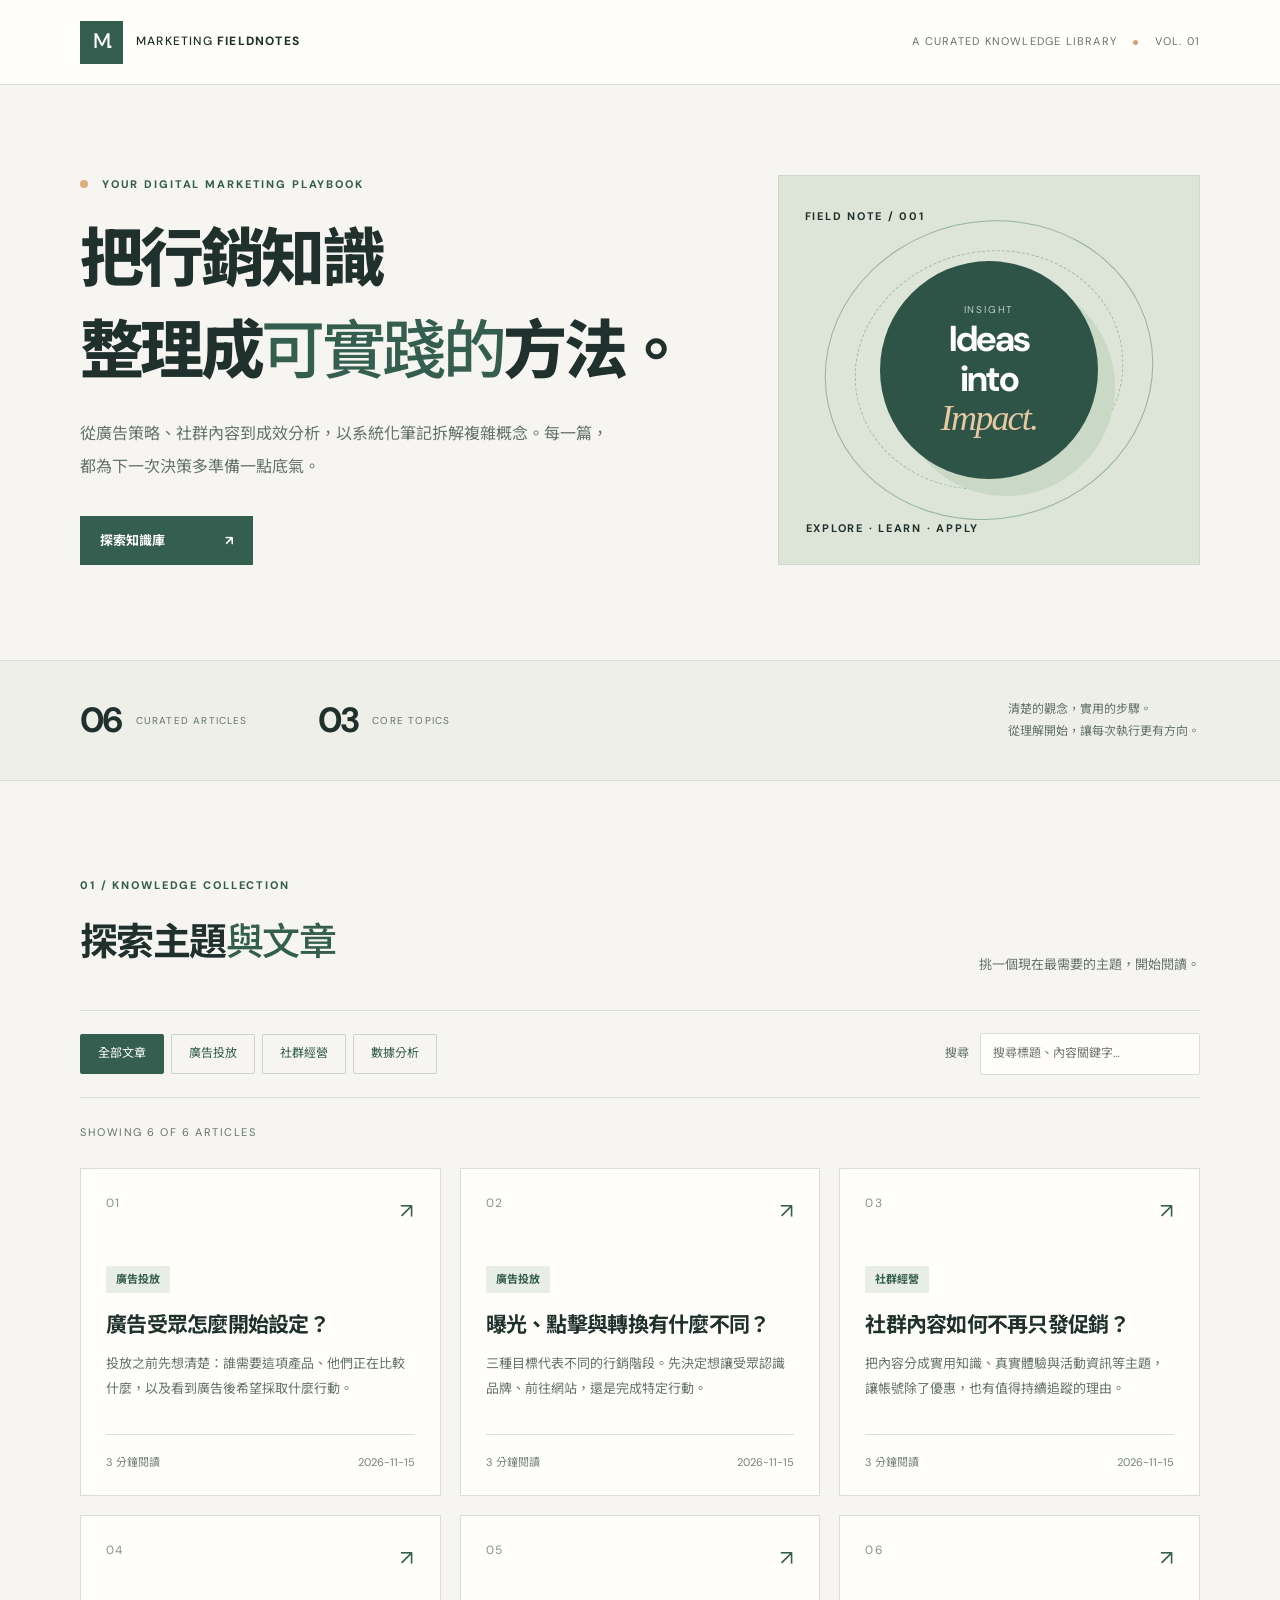
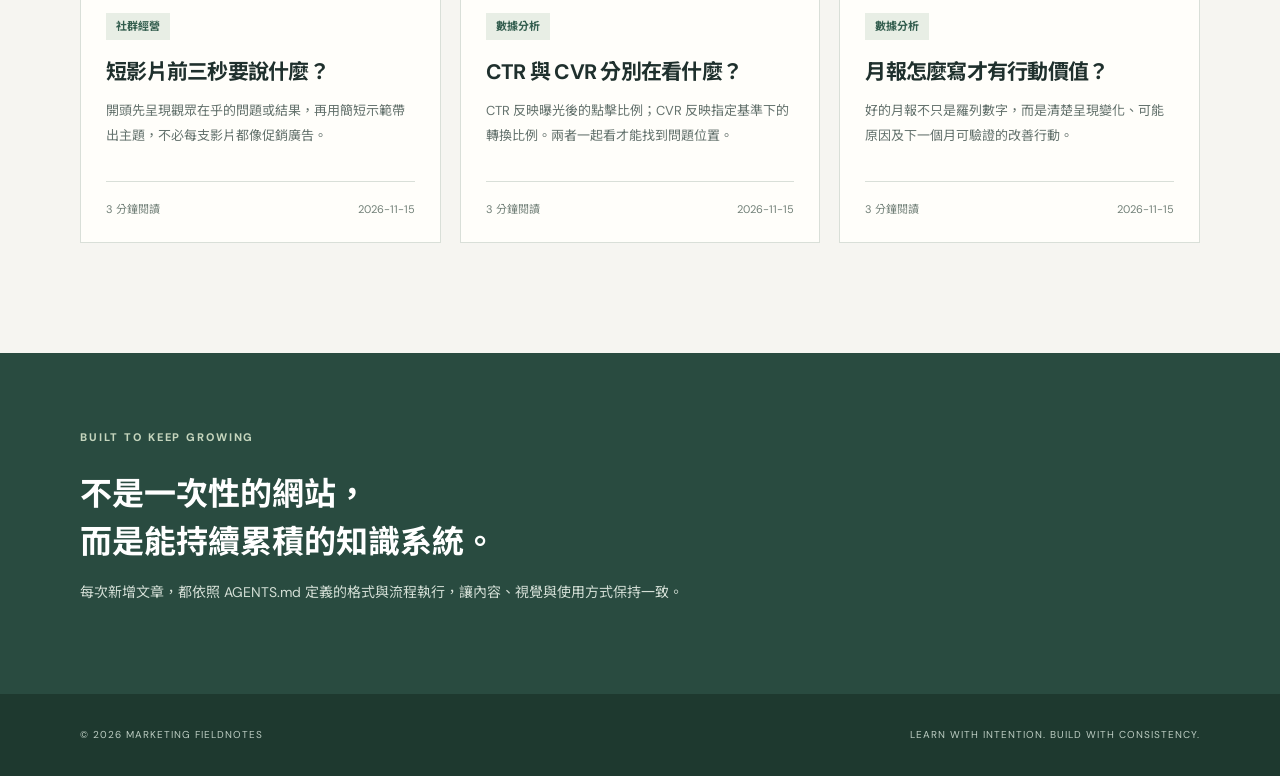
<file: index.html>
<!doctype html><html lang="zh-Hant"><head><meta charset="utf-8"><meta name="viewport" content="width=device-width,initial-scale=1"><meta name="description" content="數位行銷知識庫：廣告投放、社群經營與數據分析的實用學習筆記。"><title>MARKETING FIELDNOTES｜數位行銷知識庫</title><link rel="stylesheet" href="./css/style.css"><script src="./js/app.js" defer></script></head><body data-page="home"><a class="skip" href="#library">跳至文章列表</a><header class="header"><div class="wrap head"><a class="logo" href="./index.html"><span class="logo-box">M.</span><span>MARKETING <b>FIELDNOTES</b></span></a><span class="header-side">A CURATED KNOWLEDGE LIBRARY <i></i> VOL. 01</span></div></header><main><section class="hero"><div class="wrap hero-layout"><div><p class="kicker"><span class="dot"></span> YOUR DIGITAL MARKETING PLAYBOOK</p><h1>把行銷知識<br>整理成<span class="serif">可實踐的</span>方法。</h1><p class="hero-desc">從廣告策略、社群內容到成效分析，以系統化筆記拆解複雜概念。每一篇，都為下一次決策多準備一點底氣。</p><a class="primary" href="#library">探索知識庫 <span>↗</span></a></div><div class="hero-visual" aria-hidden="true"><span class="visual-index">FIELD NOTE / 001</span><div class="visual-orbit"><div class="orbit-small"></div><div class="orbit-inner"><span>INSIGHT</span><strong>Ideas<br>into<br><em>Impact.</em></strong></div></div><span class="visual-foot">EXPLORE · LEARN · APPLY</span></div></div></section><section class="stats"><div class="wrap stats-inner"><div><b id="stat-total">06</b><span>CURATED ARTICLES</span></div><div><b>03</b><span>CORE TOPICS</span></div><p>清楚的觀念，實用的步驟。<br>從理解開始，讓每次執行更有方向。</p></div></section><section class="library wrap" id="library"><div class="heading"><div><p class="kicker">01 / KNOWLEDGE COLLECTION</p><h2>探索主題<span class="serif">與文章</span></h2></div><p>挑一個現在最需要的主題，開始閱讀。</p></div><div class="controls"><div id="filters" class="filters" aria-label="文章分類"></div><label class="search-label" for="search">搜尋 <input type="search" id="search" placeholder="搜尋標題、內容關鍵字…" autocomplete="off"></label></div><p class="count" id="result-count" role="status" aria-live="polite">正在載入文章…</p><div class="cards" id="note-grid"></div><div class="empty" id="empty-state" hidden>找不到符合的文章，試著換個關鍵字吧。</div><p class="error" id="load-error" hidden>內容載入失敗。請透過本機伺服器或 GitHub Pages 瀏覽。</p></section><section class="endnote"><div class="wrap"><p class="kicker">BUILT TO KEEP GROWING</p><h2>不是一次性的網站，<br>而是能持續累積的知識系統。</h2><p>每次新增文章，都依照 AGENTS.md 定義的格式與流程執行，讓內容、視覺與使用方式保持一致。</p></div></section></main><footer class="footer"><div class="wrap footer-inner"><span>© 2026 MARKETING FIELDNOTES</span><span>LEARN WITH INTENTION. BUILD WITH CONSISTENCY.</span></div></footer></body></html>
</file>
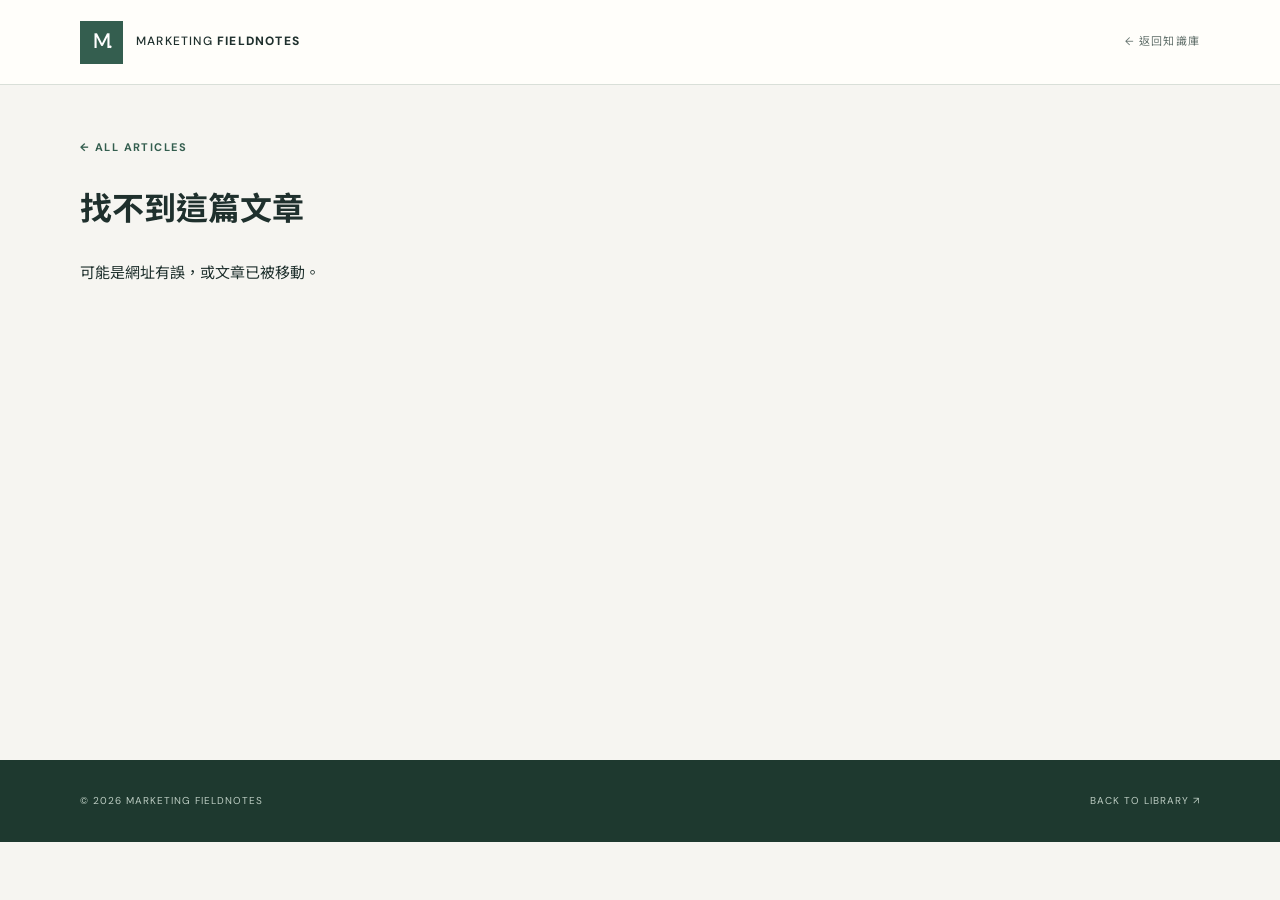
<file: article.html>
<!doctype html><html lang="zh-Hant"><head><meta charset="utf-8"><meta name="viewport" content="width=device-width,initial-scale=1"><meta name="description" content="數位行銷知識庫的教學文章。"><title>閱讀文章｜MARKETING FIELDNOTES</title><link rel="stylesheet" href="./css/style.css"><script src="./js/app.js" defer></script></head><body data-page="article"><a class="skip" href="#article">跳至文章內容</a><header class="header"><div class="wrap head"><a class="logo" href="./index.html"><span class="logo-box">M.</span><span>MARKETING <b>FIELDNOTES</b></span></a><a class="header-back" href="./index.html#library">← 返回知識庫</a></div></header><main class="article-shell wrap" id="article"><a class="back-link" href="./index.html#library">← ALL ARTICLES</a><div id="article-content"><p class="count">正在讀取文章…</p></div><p id="load-error" class="error" hidden>文章載入失敗。請稍後重試或返回首頁。</p></main><footer class="footer"><div class="wrap footer-inner"><span>© 2026 MARKETING FIELDNOTES</span><a href="./index.html#library">BACK TO LIBRARY ↗</a></div></footer></body></html>
</file>
<file: css/style.css>
@import url('https://fonts.googleapis.com/css2?family=DM+Sans:wght@400;500;600;700&family=Noto+Sans+TC:wght@400;500;600;700;800&display=swap');
:root{--bg:#f6f5f1;--paper:#fffefa;--ink:#1f302d;--secondary:#64726d;--line:#d9dfd8;--accent:#c6d6be;--green:#345e4f;--orange:#d8a171;--width:1120px}*{box-sizing:border-box}html{scroll-behavior:smooth}body{margin:0;background:var(--bg);color:var(--ink);font-family:'DM Sans','Noto Sans TC',system-ui,sans-serif;font-size:15px;line-height:1.8}a{color:inherit;text-decoration:none}button,input{font:inherit}button{cursor:pointer}a:focus-visible,button:focus-visible,input:focus-visible{outline:3px solid #a26732;outline-offset:4px}.wrap{width:min(var(--width),calc(100% - 48px));margin:auto}.skip{position:absolute;left:-9999px;top:8px}.skip:focus{left:8px;background:#fff;z-index:10}.header{background:var(--paper);border-bottom:1px solid var(--line)}.head{min-height:84px;display:flex;justify-content:space-between;align-items:center;gap:20px}.logo{display:flex;align-items:center;gap:13px;font-size:12px;font-weight:500;letter-spacing:.1em}.logo b{font-weight:800}.logo-box{display:grid;place-items:center;width:43px;height:43px;background:var(--green);color:white;font-size:21px;letter-spacing:-.1em}.header-side,.header-back{color:var(--secondary);font-size:11px;letter-spacing:.11em}.header-side i{display:inline-block;width:5px;height:5px;border-radius:50%;background:var(--orange);margin:0 12px;vertical-align:middle}.hero{padding:90px 0 95px}.hero-layout{display:grid;grid-template-columns:1.2fr .8fr;gap:64px;align-items:center}.kicker{margin:0 0 22px;color:var(--green);font-size:11px;font-weight:800;letter-spacing:.17em}.dot{display:inline-block;width:8px;height:8px;border-radius:50%;background:#dcac7d;margin-right:9px}.hero h1{font-size:clamp(36px,5vw,65px);line-height:1.34;letter-spacing:-.055em;margin:0 0 24px;font-weight:800}.serif{font-family:Georgia,'Noto Sans TC',serif;color:var(--green);font-weight:500}.hero-desc{max-width:530px;color:var(--secondary);font-size:16px;line-height:2.05;margin:0 0 32px}.primary{display:inline-flex;align-items:center;gap:60px;background:var(--green);color:white;padding:13px 20px;font-weight:700;font-size:13px}.primary:hover{background:#234438}.hero-visual{height:390px;background:#dce5d7;position:relative;overflow:hidden;padding:26px;border:1px solid #ccd8ca}.visual-index,.visual-foot{font-size:11px;letter-spacing:.16em;font-weight:700;position:relative;z-index:1}.visual-foot{position:absolute;bottom:25px;left:27px}.visual-orbit{position:absolute;inset:45px;display:grid;place-items:center;border:1px solid #96b29f;border-radius:50%;transform:rotate(-13deg)}.orbit-small{position:absolute;inset:29px;border:1px dashed #a2b8a6;border-radius:50%}.orbit-inner{width:218px;height:218px;border-radius:50%;background:#2e5447;color:#fff;display:flex;flex-direction:column;align-items:center;justify-content:center;text-align:center;transform:rotate(13deg);box-shadow:17px 17px 0 #c9d9c6}.orbit-inner span{font-size:10px;letter-spacing:.18em;color:#b8d1be}.orbit-inner strong{font-size:36px;line-height:1.1;letter-spacing:-.05em}.orbit-inner em{font-family:Georgia,serif;font-weight:400;color:#e6c8a1}.stats{border-top:1px solid var(--line);border-bottom:1px solid var(--line);background:#eeefe9}.stats-inner{display:flex;align-items:center;gap:70px;padding:28px 0}.stats-inner>div{display:flex;align-items:center;gap:14px}.stats-inner b{font-size:35px;letter-spacing:-.05em}.stats-inner span{font-size:10px;letter-spacing:.12em;color:var(--secondary)}.stats-inner p{margin:0 0 0 auto;font-size:12px;color:var(--secondary)}.library{padding:95px 0 110px}.heading{display:flex;justify-content:space-between;align-items:end;gap:30px;margin-bottom:34px}.heading .kicker{margin-bottom:9px}.heading h2{font-size:38px;letter-spacing:-.04em;margin:0}.heading p:last-child{color:var(--secondary);font-size:13px;margin:0}.controls{display:flex;justify-content:space-between;align-items:center;gap:20px;border-block:1px solid var(--line);padding:22px 0}.filters{display:flex;flex-wrap:wrap;gap:7px}.filter{border:1px solid #cad5cb;background:transparent;color:var(--green);font-size:12px;border-radius:2px;padding:8px 17px}.filter[aria-pressed=true]{background:var(--green);border-color:var(--green);color:white}.search-label{color:var(--secondary);font-size:12px;white-space:nowrap}.search-label input{margin-left:8px;border:1px solid var(--line);border-radius:2px;background:var(--paper);padding:9px 12px;width:220px;color:var(--ink)}.count{color:var(--secondary);font-size:11px;letter-spacing:.14em;margin:25px 0}.cards{display:grid;grid-template-columns:repeat(3,minmax(0,1fr));gap:19px}.article-card{background:var(--paper);border:1px solid var(--line);padding:24px 25px 22px;min-height:328px;display:flex;flex-direction:column;transition:transform .2s,border-color .2s,box-shadow .2s}.article-card:hover{transform:translateY(-4px);border-color:#8ea897;box-shadow:0 16px 30px #243c3011}.card-top{display:flex;justify-content:space-between;color:#83938c;font-size:12px;letter-spacing:.1em;margin-bottom:35px}.card-arrow{color:var(--green);font-size:21px}.category{align-self:start;padding:4px 10px;background:#e8eee5;color:var(--green);font-size:11px;font-weight:700}.article-card h3{font-size:21px;line-height:1.5;margin:17px 0 10px;letter-spacing:-.035em}.card-description{font-size:13px;color:var(--secondary);line-height:1.9;margin:0}.card-bottom{border-top:1px solid var(--line);display:flex;justify-content:space-between;margin-top:auto;padding-top:18px;color:#728078;font-size:11px}.empty{padding:60px;text-align:center;background:#fff;border:1px solid var(--line)}.error{color:#9a4c32}.endnote{padding:75px 0;background:#294b40;color:#fff}.endnote .kicker{color:#c5d5bd}.endnote h2{font-size:32px;line-height:1.5;margin:0 0 12px}.endnote p:last-child{color:#d3ded5;max-width:650px;font-size:14px}.footer{background:#1e392f;color:#bdcdc3}.footer-inner{min-height:82px;display:flex;align-items:center;justify-content:space-between;gap:12px;font-size:10px;letter-spacing:.1em}.article-shell{padding:48px 0 120px;min-height:75vh}.back-link{font-size:11px;color:var(--green);font-weight:700;letter-spacing:.13em}.article-header{padding:55px 0 45px;border-bottom:1px solid var(--line);max-width:850px}.article-header .kicker{margin-bottom:16px}.article-header h1{font-size:clamp(30px,4vw,52px);letter-spacing:-.045em;line-height:1.45;margin:0 0 22px}.article-lead{font-size:19px;line-height:2;color:var(--secondary)}.article-meta{color:#7d8c84;font-size:12px;margin:25px 0 0}.article-layout{display:grid;grid-template-columns:240px minmax(0,700px);gap:75px;padding-top:48px}.toc{border-left:2px solid var(--line);padding-left:20px;align-self:start;position:sticky;top:30px}.toc strong{font-size:13px}.toc ol{padding:0 0 0 16px;color:var(--secondary);font-size:13px}.toc li{margin:13px 0}.toc a:hover{text-decoration:underline}.article-section{margin:0 0 58px;scroll-margin-top:30px}.section-index{font-size:10px;letter-spacing:.15em;color:var(--green);font-weight:800}.article-section h2{font-size:26px;margin:8px 0 18px}.article-section p{font-size:16px;line-height:2.15;color:#52645c}.takeaway-box{background:#e6ece2;padding:29px 34px;margin:60px 0}.takeaway-box .kicker{margin-bottom:8px}.takeaway-box h2{margin:0 0 15px;font-size:23px}.takeaway-box li{margin-bottom:9px;color:#42584b}.next-link{border-top:1px solid var(--line);border-bottom:1px solid var(--line);display:flex;flex-direction:column;gap:8px;padding:20px 0}.next-link span{color:var(--secondary);font-size:11px;letter-spacing:.15em}.next-link strong{font-size:19px}.not-found{font-size:32px}[hidden]{display:none!important}@media(max-width:900px){.hero-layout{gap:30px}.cards{grid-template-columns:repeat(2,minmax(0,1fr))}.article-layout{grid-template-columns:190px 1fr;gap:35px}.hero-visual{height:335px}}@media(max-width:680px){.wrap{width:calc(100% - 36px)}.head{min-height:70px}.header-side{display:none}.hero{padding:55px 0}.hero-layout{grid-template-columns:1fr}.hero-visual{height:290px}.visual-orbit{inset:30px}.orbit-inner{width:175px;height:175px}.orbit-inner strong{font-size:30px}.stats-inner{gap:20px;flex-wrap:wrap}.stats-inner p{width:100%;margin:0}.heading{display:block}.heading h2{font-size:29px}.heading p:last-child{margin-top:12px}.library{padding:60px 0}.controls{align-items:stretch;flex-direction:column}.search-label input{width:calc(100% - 50px)}.cards{grid-template-columns:1fr}.article-card{min-height:285px}.article-layout{display:flex;flex-direction:column}.toc{position:static}.article-header{padding:38px 0}.article-lead{font-size:16px}.footer-inner{flex-direction:column;justify-content:center}.endnote h2{font-size:25px}}@media(prefers-reduced-motion:reduce){html{scroll-behavior:auto}.article-card{transition:none}}
</file>
